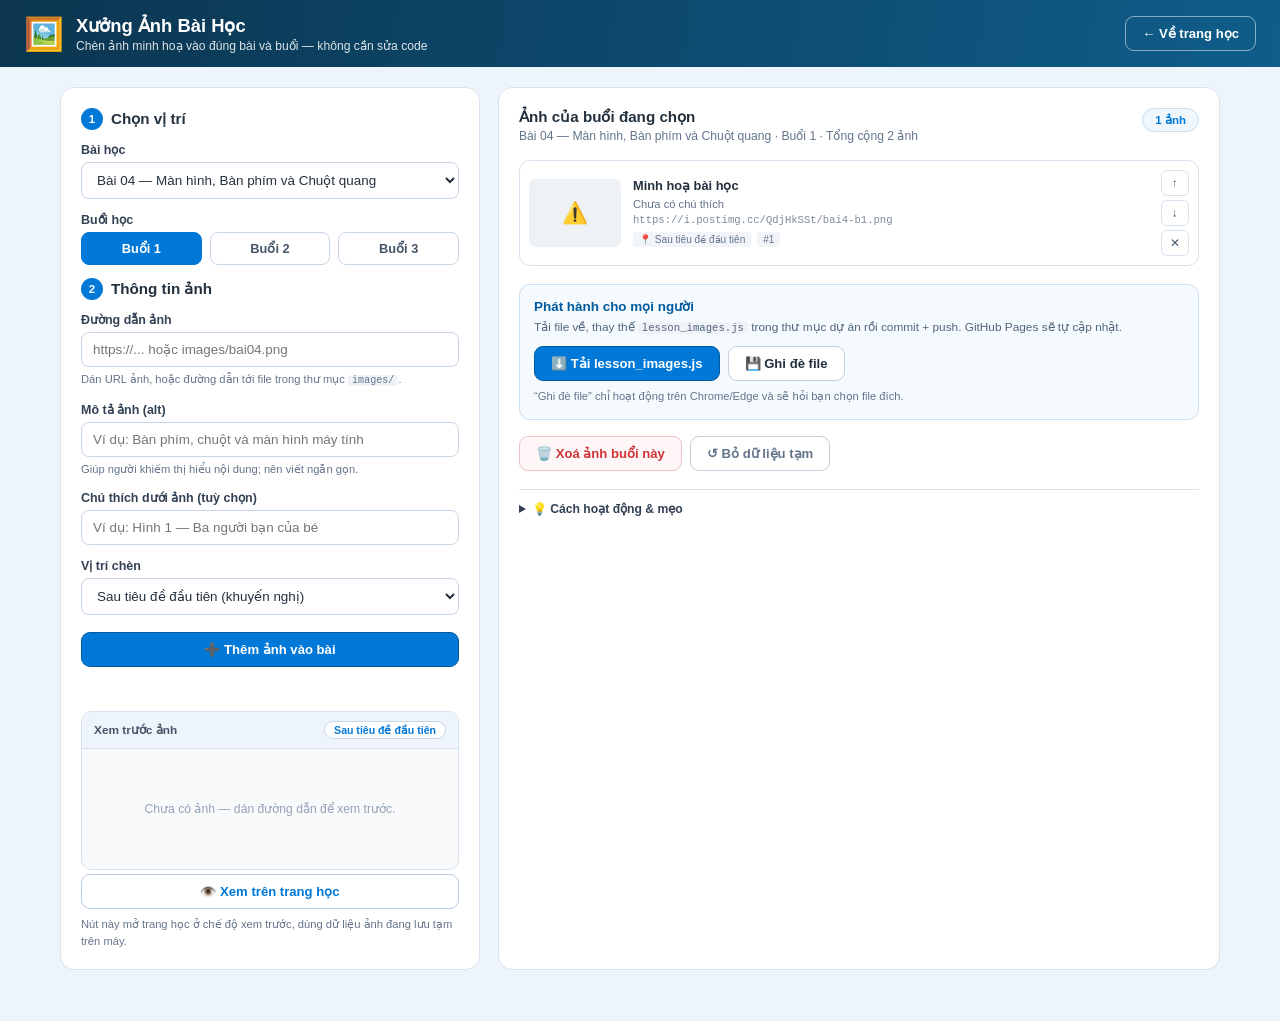
<file: image-studio.html>
<!DOCTYPE html>
<html lang="vi">
<head>
<meta charset="UTF-8">
<meta name="viewport" content="width=device-width, initial-scale=1.0">
<title>Xưởng Ảnh Bài Học — Học Vi Tính</title>
<link rel="stylesheet" href="image-studio.css">
</head>
<body>
<header class="studio-head">
    <div class="brand">
        <span class="brand-ico">🖼️</span>
        <div>
            <h1>Xưởng Ảnh Bài Học</h1>
            <p>Chèn ảnh minh hoạ vào đúng bài và buổi — không cần sửa code</p>
        </div>
    </div>
    <a class="btn ghost" href="index.html">← Về trang học</a>
</header>

<main class="studio-main">
    <section class="panel form-panel">
        <h2><span class="step-no">1</span> Chọn vị trí</h2>

        <label class="field">
            <span>Bài học</span>
            <select id="lesson-select" aria-label="Chọn bài học"></select>
        </label>

        <div class="field">
            <span>Buổi học</span>
            <div class="session-btns" id="session-btns">
                <button type="button" data-session="1" class="active">Buổi 1</button>
                <button type="button" data-session="2">Buổi 2</button>
                <button type="button" data-session="3">Buổi 3</button>
            </div>
        </div>

        <h2><span class="step-no">2</span> Thông tin ảnh</h2>

        <label class="field">
            <span>Đường dẫn ảnh</span>
            <input id="src-input" type="text" placeholder="https://... hoặc images/bai04.png" autocomplete="off">
            <small>Dán URL ảnh, hoặc đường dẫn tới file trong thư mục <code>images/</code>.</small>
        </label>

        <label class="field">
            <span>Mô tả ảnh (alt)</span>
            <input id="alt-input" type="text" placeholder="Ví dụ: Bàn phím, chuột và màn hình máy tính" autocomplete="off">
            <small>Giúp người khiếm thị hiểu nội dung; nên viết ngắn gọn.</small>
        </label>

        <label class="field">
            <span>Chú thích dưới ảnh (tuỳ chọn)</span>
            <input id="caption-input" type="text" placeholder="Ví dụ: Hình 1 — Ba người bạn của bé" autocomplete="off">
        </label>

        <label class="field">
            <span>Vị trí chèn</span>
            <select id="pos-select">
                <option value="mid">Sau tiêu đề đầu tiên (khuyến nghị)</option>
                <option value="top">Đầu buổi học</option>
                <option value="end">Cuối buổi học</option>
            </select>
        </label>

        <button type="button" id="add-btn" class="btn primary block">➕ Thêm ảnh vào bài</button>
        <p id="status" class="status" role="status" aria-live="polite"></p>

        <div class="preview-box">
            <div class="preview-head"><span>Xem trước ảnh</span><span id="preview-pos" class="pill">Sau tiêu đề</span></div>
            <div id="preview-body" class="preview-body">
                <div class="preview-empty">Chưa có ảnh — dán đường dẫn để xem trước.</div>
            </div>
        </div>

        <button type="button" id="open-lesson" class="btn ghost block">👁️ Xem trên trang học</button>
        <small class="note">Nút này mở trang học ở chế độ xem trước, dùng dữ liệu ảnh đang lưu tạm trên máy.</small>
    </section>

    <section class="panel list-panel">
        <div class="list-head">
            <div>
                <h2>Ảnh của buổi đang chọn</h2>
                <p id="list-sub" class="list-sub"></p>
            </div>
            <span id="count-badge" class="count-badge">0 ảnh</span>
        </div>

        <div id="image-list" class="image-list"></div>

        <div class="publish">
            <h3>Phát hành cho mọi người</h3>
            <p>Tải file về, thay thế <code>lesson_images.js</code> trong thư mục dự án rồi commit + push. GitHub Pages sẽ tự cập nhật.</p>
            <div class="publish-actions">
                <button type="button" id="download-btn" class="btn primary">⬇️ Tải lesson_images.js</button>
                <button type="button" id="overwrite-btn" class="btn">💾 Ghi đè file</button>
            </div>
            <small class="note">“Ghi đè file” chỉ hoạt động trên Chrome/Edge và sẽ hỏi bạn chọn file đích.</small>
        </div>

        <div class="danger-row">
            <button type="button" id="clear-session" class="btn danger">🗑️ Xoá ảnh buổi này</button>
            <button type="button" id="reset-local" class="btn subtle">↺ Bỏ dữ liệu tạm</button>
        </div>

        <details class="help">
            <summary>💡 Cách hoạt động &amp; mẹo</summary>
            <ul>
                <li>Ảnh được lưu thành danh sách theo <b>bài → buổi</b>, không sửa nội dung lý thuyết gốc.</li>
                <li>“Dữ liệu tạm” chỉ thấy trên trình duyệt này; muốn mọi người thấy phải tải file và thay vào dự án.</li>
                <li>Ảnh nên nén dưới ~300 KB, dùng PNG/JPG/WebP. Tên file không dấu, không khoảng trắng.</li>
                <li>Vị trí “Sau tiêu đề đầu tiên” chèn ngay dưới thẻ <code>&lt;h4&gt;</code> đầu tiên của buổi.</li>
                <li>Nếu ảnh không hiện: kiểm tra URL mở được trực tiếp trong tab mới.</li>
            </ul>
        </details>
    </section>
</main>

<script src="lessons_data.js"></script>
<script src="lessons_extra.js"></script>
<script src="lesson_images.js"></script>
<script src="image-studio.js"></script>
</body>
</html>
</file>
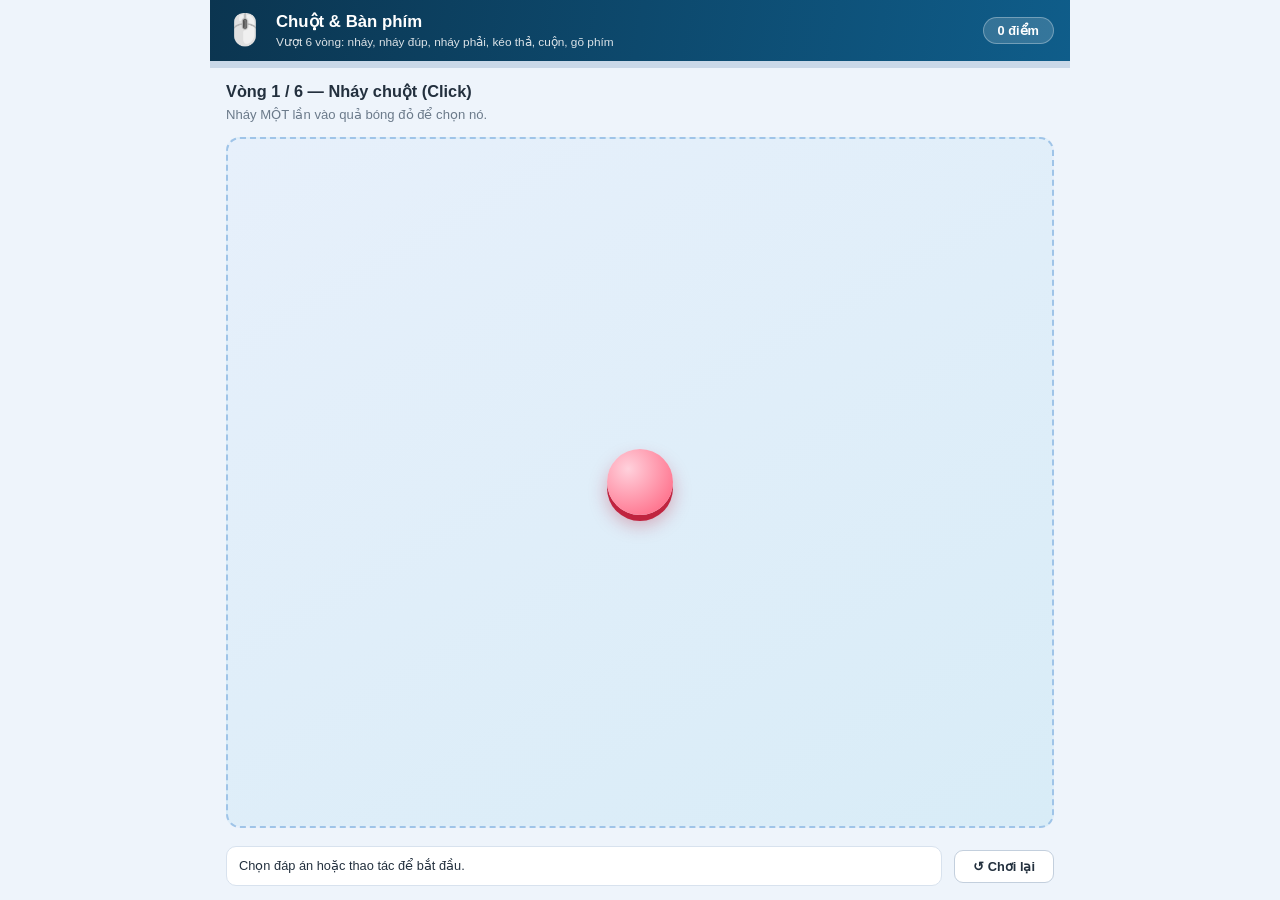
<file: minigame.html>
<!DOCTYPE html>
<html lang="vi">
<head>
<meta charset="UTF-8">
<meta name="viewport" content="width=device-width, initial-scale=1.0">
<title>Mini Game — Học vi tính</title>
<link rel="stylesheet" href="minigame.css">
</head>
<body>
<div id="shell">
    <header class="mg-head">
        <div id="game-icon" class="mg-icon">🎮</div>
        <div class="mg-head-text">
            <h1 id="game-title">Mini Game</h1>
            <p id="game-sub">Đang tải trò chơi...</p>
        </div>
        <div id="game-score" class="mg-score">0 điểm</div>
    </header>
    <div class="mg-progress"><div id="mg-bar"></div></div>
    <main id="stage" class="mg-stage"></main>
    <footer class="mg-foot">
        <div id="feedback" class="mg-feedback" role="status" aria-live="polite">Chọn đáp án hoặc thao tác để bắt đầu.</div>
        <button id="reset-btn" class="mg-btn">↺ Chơi lại</button>
    </footer>
</div>
<div id="finish" class="finish hidden">
    <div class="finish-card">
        <div id="finish-stars" class="finish-stars">⭐⭐⭐</div>
        <h2 id="finish-title">Hoàn thành!</h2>
        <p id="finish-text"></p>
        <div id="finish-score" class="finish-score">0 điểm</div>
        <button id="finish-again" class="mg-btn primary">↺ Chơi lại</button>
    </div>
</div>
<script src="minigame.js"></script>
</body>
</html>
</file>
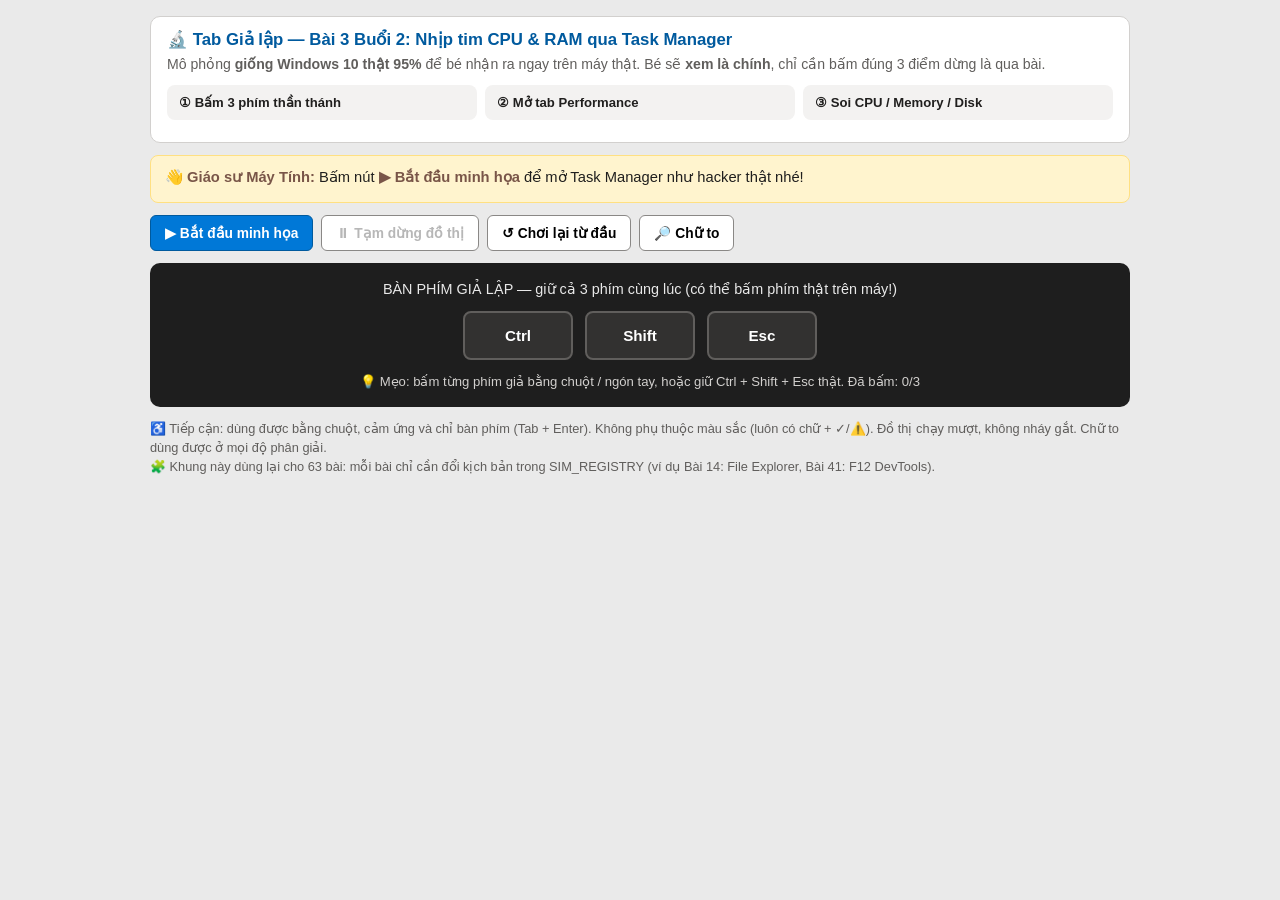
<file: sim-taskmanager.html>
<!DOCTYPE html>
<html lang="vi">
<head>
<meta charset="UTF-8">
<meta name="viewport" content="width=device-width, initial-scale=1.0">
<title>Giả lập Task Manager Win10 — Bài 3 Buổi 2</title>
<style>
  *{box-sizing:border-box;margin:0;padding:0;font-family:"Segoe UI",Roboto,sans-serif}
  :root{--win-blue:#0078D7;--win-dark:#005A9E;--ok:#107C41;--warn:#B45309;--bg:#EAEAEA;--card:#fff;--muted:#605E5C}
  body{background:var(--bg);color:#201F1E;min-height:100vh;display:flex;flex-direction:column;align-items:center;padding:16px}
  .wrap{width:100%;max-width:980px}
  .topbar{background:#fff;border:1px solid #D2D0CE;border-radius:10px;padding:12px 16px;margin-bottom:12px}
  .topbar h1{font-size:1.05rem;color:var(--win-dark)}
  .topbar p{font-size:.88rem;color:var(--muted);margin-top:4px;line-height:1.5}
  .steps{display:flex;gap:8px;margin:10px 0;flex-wrap:wrap}
  .step-pill{flex:1;min-width:140px;background:#F3F2F1;border:2px solid transparent;border-radius:8px;padding:8px 10px;font-size:.82rem;font-weight:600}
  .step-pill.active{border-color:var(--win-blue);background:#EFF6FC}
  .step-pill.done{border-color:var(--ok);background:#DFF6DD}
  #sim-hint{background:#FFF4CE;border:1px solid #FFE082;border-radius:8px;padding:10px 14px;font-size:.92rem;min-height:48px;line-height:1.5}
  #sim-hint strong{color:#795548}
  /* virtual keyboard */
  .kbd-stage{background:#1E1E1E;color:#fff;border-radius:10px;padding:18px;margin:12px 0;text-align:center}
  .kbd-row{display:flex;gap:12px;justify-content:center;margin:14px 0;flex-wrap:wrap}
  .vkey{min-width:110px;padding:14px 16px;border-radius:8px;border:2px solid #605E5C;background:#323130;color:#fff;font-weight:700;font-size:.95rem;cursor:pointer}
  .vkey:focus-visible,.tablink:focus-visible,.perf-item:focus-visible,.ctl-btn:focus-visible{outline:3px solid #FFB900;outline-offset:2px}
  .vkey.pressed{background:var(--ok);border-color:#fff;transform:translateY(2px)}
  .vkey.hint-glow{animation:glow 1.2s infinite}
  @keyframes glow{0%,100%{box-shadow:0 0 0 0 rgba(255,185,0,.7)}50%{box-shadow:0 0 0 8px rgba(255,185,0,0)}}
  /* Task Manager window */
  #tm-window{background:#fff;border:1px solid #8A8886;border-radius:8px;overflow:hidden;box-shadow:0 8px 30px rgba(0,0,0,.25);margin:12px 0;display:none}
  #tm-window.show{display:block}
  .tm-titlebar{background:#F3F2F1;display:flex;justify-content:space-between;align-items:center;padding:8px 12px;font-size:.85rem;font-weight:600;border-bottom:1px solid #E1DFDD}
  .tm-tabs{display:flex;gap:2px;padding:8px 10px 0 10px;border-bottom:1px solid #E1DFDD;flex-wrap:wrap}
  .tablink{border:none;background:transparent;padding:8px 14px;font-size:.86rem;font-weight:600;color:var(--muted);cursor:pointer;border-bottom:3px solid transparent}
  .tablink.active{color:#201F1E;border-bottom-color:var(--win-blue)}
  .tablink.need-attention{background:#FFF4CE;border-radius:6px 6px 0 0;animation:glow 1.2s infinite}
  .tm-body{display:flex;min-height:380px}
  .perf-list{width:230px;border-right:1px solid #EDEBE9;background:#FAF9F8;padding:8px}
  .perf-item{width:100%;text-align:left;border:none;background:transparent;padding:10px;border-radius:6px;cursor:pointer;margin-bottom:4px}
  .perf-item:hover{background:#F3F2F1}
  .perf-item.selected{background:#EFF6FC;outline:2px solid var(--win-blue)}
  .perf-item .t{font-weight:700;font-size:.88rem}
  .perf-item .s{font-size:.76rem;color:var(--muted)}
  .perf-detail{flex:1;padding:14px}
  .perf-detail h2{font-size:1rem;margin-bottom:2px}
  .perf-detail .sub{font-size:.8rem;color:var(--muted);margin-bottom:8px}
  #graph{width:100%;height:180px;border:1px solid #C8C6C4;border-radius:6px;background:#fff}
  .spec-grid{display:grid;grid-template-columns:1fr 1fr;gap:6px;margin-top:10px;font-size:.82rem}
  .spec-grid div{background:#F8F9FA;border:1px solid #EDEBE9;border-radius:6px;padding:6px 8px}
  .prof-box{background:#EFF6FC;border-left:4px solid var(--win-blue);border-radius:0 8px 8px 0;padding:10px 12px;margin-top:10px;font-size:.88rem;line-height:1.55}
  .controls{display:flex;gap:8px;flex-wrap:wrap;margin:12px 0}
  .ctl-btn{border:1px solid #8A8886;background:#fff;border-radius:6px;padding:9px 14px;font-weight:700;font-size:.86rem;cursor:pointer}
  .ctl-btn.primary{background:var(--win-blue);color:#fff;border-color:var(--win-dark)}
  .ctl-btn.primary:hover{background:var(--win-dark)}
  .badge-ok{display:inline-block;background:#DFF6DD;border:1px solid var(--ok);color:#0b5a2f;border-radius:20px;padding:2px 10px;font-size:.78rem;font-weight:800;margin-left:6px}
  .shake{animation:shake .25s}
  @keyframes shake{0%,100%{transform:translateX(0)}25%{transform:translateX(-5px)}75%{transform:translateX(5px)}}
  .footer-note{font-size:.8rem;color:var(--muted);line-height:1.5;margin-top:8px}
  @media(max-width:700px){.tm-body{flex-direction:column}.perf-list{width:100%;display:flex;gap:6px}.perf-item{flex:1}.spec-grid{grid-template-columns:1fr}}
</style>
</head>
<body>
<div class="wrap" role="main" aria-label="Giả lập Task Manager Windows 10">
  <div class="topbar">
    <h1>🔬 Tab Giả lập — Bài 3 Buổi 2: Nhịp tim CPU &amp; RAM qua Task Manager</h1>
    <p>Mô phỏng <strong>giống Windows 10 thật 95%</strong> để bé nhận ra ngay trên máy thật. Bé sẽ <strong>xem là chính</strong>, chỉ cần bấm đúng 3 điểm dừng là qua bài.</p>
    <div class="steps" aria-hidden="false">
      <div class="step-pill" id="pill1">① Bấm 3 phím thần thánh</div>
      <div class="step-pill" id="pill2">② Mở tab Performance</div>
      <div class="step-pill" id="pill3">③ Soi CPU / Memory / Disk</div>
    </div>
  </div>

  <div id="sim-hint" role="status" aria-live="polite">👋 <strong>Giáo sư Máy Tính:</strong> Bấm nút <strong>▶ Bắt đầu minh họa</strong> để mở Task Manager như hacker thật nhé!</div>

  <div class="controls">
    <button class="ctl-btn primary" id="btn-start">▶ Bắt đầu minh họa</button>
    <button class="ctl-btn" id="btn-pause" disabled>⏸ Tạm dừng đồ thị</button>
    <button class="ctl-btn" id="btn-replay">↺ Chơi lại từ đầu</button>
    <button class="ctl-btn" id="btn-bigtext" aria-pressed="false">🔎 Chữ to</button>
  </div>

  <!-- STAGE 1: virtual keyboard -->
  <div class="kbd-stage" id="kbd-stage">
    <div style="font-size:.9rem;opacity:.9">BÀN PHÍM GIẢ LẬP — giữ cả 3 phím cùng lúc (có thể bấm phím thật trên máy!)</div>
    <div class="kbd-row">
      <button class="vkey" data-key="Control" aria-label="Phím Control">Ctrl</button>
      <button class="vkey" data-key="Shift" aria-label="Phím Shift">Shift</button>
      <button class="vkey" data-key="Escape" aria-label="Phím Escape">Esc</button>
    </div>
    <div style="font-size:.82rem;color:#D2D0CE">💡 Mẹo: bấm từng phím giả bằng chuột / ngón tay, hoặc giữ <code>Ctrl + Shift + Esc</code> thật. Đã bấm: <span id="keys-count">0/3</span></div>
  </div>

  <!-- STAGE 2+3: Task Manager -->
  <div id="tm-window" aria-label="Cửa sổ Task Manager giả lập">
    <div class="tm-titlebar"><span>🖥️ Task Manager</span><span aria-hidden="true">— ▢ ✕</span></div>
    <div class="tm-tabs" role="tablist" aria-label="Các thẻ Task Manager">
      <button class="tablink" data-tab="Processes" role="tab">Processes</button>
      <button class="tablink" id="tab-performance" data-tab="Performance" role="tab">Performance</button>
      <button class="tablink" data-tab="App history" role="tab">App history</button>
      <button class="tablink" data-tab="Startup" role="tab">Start-up</button>
      <button class="tablink" data-tab="Users" role="tab">Users</button>
      <button class="tablink" data-tab="Details" role="tab">Details</button>
      <button class="tablink" data-tab="Services" role="tab">Services</button>
    </div>
    <div class="tm-body">
      <div class="perf-list" role="listbox" aria-label="Danh sách phần cứng">
        <button class="perf-item selected" data-perf="cpu" role="option" aria-selected="true">
          <div class="t">⚡ CPU <span class="badge-ok" id="ok-cpu" style="display:none">✓ đã soi</span></div>
          <div class="s" id="left-cpu-sub">25% 2.90 GHz</div>
        </button>
        <button class="perf-item" data-perf="memory" role="option" aria-selected="false">
          <div class="t">🧠 Memory <span class="badge-ok" id="ok-mem" style="display:none">✓ đã soi</span></div>
          <div class="s" id="left-mem-sub">3.2/7.9 GB (41%)</div>
        </button>
        <button class="perf-item" data-perf="disk" role="option" aria-selected="false">
          <div class="t">💾 Disk 0 (SSD) <span class="badge-ok" id="ok-disk" style="display:none">✓ đã soi</span></div>
          <div class="s" id="left-disk-sub">2% 15 MB/s</div>
        </button>
      </div>
      <div class="perf-detail">
        <h2 id="detail-title">CPU — Sóng não của Giáo sư</h2>
        <div class="sub" id="detail-sub">Intel Core i5-10400 @ 2.90GHz • Đồ thị 60 giây gần nhất</div>
        <canvas id="graph" width="640" height="180" aria-label="Đồ thị sử dụng phần cứng theo thời gian"></canvas>
        <div class="spec-grid" id="spec-grid"></div>
        <div class="prof-box" id="prof-box">🧑‍🏫 <strong>Giáo sư:</strong> Đường xanh nhấp nhô là nhịp tim CPU. Vọt lên 100% nghĩa là thầy đang gánh bài quá nặng!</div>
      </div>
    </div>
  </div>

  <div class="footer-note">
    ♿ Tiếp cận: dùng được bằng chuột, cảm ứng và chỉ bàn phím (Tab + Enter). Không phụ thuộc màu sắc (luôn có chữ + ✓/⚠️). Đồ thị chạy mượt, không nháy gắt. Chữ to dùng được ở mọi độ phân giải.<br>
    🧩 Khung này dùng lại cho 63 bài: mỗi bài chỉ cần đổi kịch bản trong <code>SIM_REGISTRY</code> (ví dụ Bài 14: File Explorer, Bài 41: F12 DevTools).
  </div>
</div>

<script>
(function(){
  const hint = document.getElementById('sim-hint');
  const pills = [document.getElementById('pill1'),document.getElementById('pill2'),document.getElementById('pill3')];
  const kbdStage = document.getElementById('kbd-stage');
  const tmWin = document.getElementById('tm-window');
  const btnStart = document.getElementById('btn-start');
  const btnPause = document.getElementById('btn-pause');
  const btnReplay = document.getElementById('btn-replay');
  const btnBig = document.getElementById('btn-bigtext');
  const keysCount = document.getElementById('keys-count');
  const vkeys = Array.from(document.querySelectorAll('.vkey'));
  let step = 0, paused = false, currentPerf = 'cpu';
  let pressed = new Set(), visited = new Set(['cpu']);

  const PROF = {
    cpu:'🧑‍🏫 <strong>Giáo sư (CPU):</strong> Đường xanh nhấp nhô là nhịp tim của thầy. Lúc yên 12–35%, lúc mở game có thể vọt 100%!',
    memory:'🪑 <strong>Bàn học (RAM):</strong> Máy đang bày 3.2 trên 7.9 GB sách ra bàn (41%). Tắt máy là bàn bị dọn sạch!',
    disk:'🗄️ <strong>Tủ kho (SSD):</strong> Tốc độ đọc/ghi của tủ sách. Dù cúp điện, sách trong tủ vẫn còn nguyên!'
  };
  const SPECS = {
    cpu:[['Utilization','<b id="v-cpu">25%</b>'],['Speed','2.90 GHz'],['Processes','132'],['Up time','00:42:15']],
    memory:[['In use','<b>3.2 GB</b>'],['Available','4.7 GB'],['Total','7.9 GB'],['Usage','<b>41%</b>']],
    disk:[['Active time','<b id="v-disk">2%</b>'],['Read speed','12 MB/s'],['Write speed','3 MB/s'],['Capacity','256 GB SSD']]
  };
  const TITLES = {cpu:'CPU — Sóng não của Giáo sư',memory:'Memory — Mặt bàn học RAM',disk:'Disk 0 (SSD) — Tủ sách vĩnh viễn'};

  function setPill(i,state){pills[i].classList.remove('active','done');if(state)pills[i].classList.add(state);}
  function say(html){hint.innerHTML=html;}
  function renderSpecs(){
    document.getElementById('spec-grid').innerHTML = SPECS[currentPerf].map(s=>'<div><div style="color:#605E5C">'+s[0]+'</div><div>'+s[1]+'</div></div>').join('');
    document.getElementById('detail-title').textContent = TITLES[currentPerf];
    document.getElementById('prof-box').innerHTML = PROF[currentPerf];
    document.querySelectorAll('.perf-item').forEach(b=>{
      const on = b.dataset.perf===currentPerf;
      b.classList.toggle('selected',on);b.setAttribute('aria-selected',on);
    });
  }

  // --- Step 1: keys ---
  function updateKeys(){
    keysCount.textContent = pressed.size+'/3';
    vkeys.forEach(k=>k.classList.toggle('pressed',pressed.has(k.dataset.key)));
    if(pressed.size===3 && step===1){
      setPill(0,'done');
      say('✅ <strong>Tuyệt vời!</strong> Bé đã giữ đủ 3 phím <strong>Ctrl + Shift + Esc</strong>. Task Manager đang bật lên...');
      setTimeout(openTM,700);
    }
  }
  vkeys.forEach(k=>k.addEventListener('click',()=>{if(step!==1)return;pressed.add(k.dataset.key);updateKeys();}));
  document.addEventListener('keydown',e=>{
    if(step!==1)return;
    let k=null;
    if(e.key==='Control')k='Control';else if(e.key==='Shift')k='Shift';else if(e.key==='Escape')k='Escape';
    if(k){pressed.add(k);updateKeys();}
  });

  btnStart.addEventListener('click',()=>{
    step=1;pressed.clear();updateKeys();
    setPill(0,'active');setPill(1,'');setPill(2,'');
    vkeys.forEach(k=>k.classList.add('hint-glow'));
    say('⌨️ <strong>Điểm dừng 1/3:</strong> Hãy bấm lần lượt 3 phím sáng đèn <strong>Ctrl → Shift → Esc</strong> (bấm phím giả hoặc phím thật đều được).');
    btnStart.disabled=true;btnPause.disabled=true;
    kbdStage.scrollIntoView({behavior:'smooth',block:'center'});
  });
  btnReplay.addEventListener('click',()=>{
    step=0;pressed.clear();visited=new Set(['cpu']);currentPerf='cpu';paused=false;
    document.getElementById('ok-mem').style.display='none';
    document.getElementById('ok-disk').style.display='none';
    document.getElementById('ok-cpu').style.display='none';
    tmWin.classList.remove('show');btnStart.disabled=false;btnPause.disabled=true;btnPause.textContent='⏸ Tạm dừng đồ thị';
    pills.forEach(p=>p.classList.remove('active','done'));
    vkeys.forEach(k=>{k.classList.remove('pressed','hint-glow');});
    keysCount.textContent='0/3';renderSpecs();
    say('👋 <strong>Giáo sư Máy Tính:</strong> Bấm nút <strong>▶ Bắt đầu minh họa</strong> để mở Task Manager như hacker thật nhé!');
  });
  btnPause.addEventListener('click',()=>{
    paused=!paused;btnPause.textContent=paused?'▶ Tiếp tục đồ thị':'⏸ Tạm dừng đồ thị';
    say(paused?'⏸ Đồ thị đã dừng — bé quan sát đỉnh sóng nhé! Bấm Tiếp tục để chạy tiếp.':'▶ Đồ thị đang chạy lại — nhịp tim máy tính đập liên tục!');
  });
  btnBig.addEventListener('click',()=>{
    const on = btnBig.getAttribute('aria-pressed')==='true';
    btnBig.setAttribute('aria-pressed',String(!on));
    document.body.style.fontSize = on?'':'18px';
  });

  // --- Step 2: tabs ---
  function openTM(){
    tmWin.classList.add('show');btnPause.disabled=false;
    vkeys.forEach(k=>k.classList.remove('hint-glow'));
    step=2;setPill(1,'active');
    document.getElementById('tab-performance').classList.add('need-attention');
    say('🪟 <strong>Điểm dừng 2/3:</strong> Task Manager đã mở! Hãy bấm vào thẻ <strong>Performance</strong> nhấp nháy ở trên cùng để xem nhịp tim máy.');
    tmWin.scrollIntoView({behavior:'smooth',block:'center'});
  }
  document.querySelectorAll('.tablink').forEach(t=>t.addEventListener('click',()=>{
    if(step!==2)return;
    if(t.dataset.tab==='Performance'){
      t.classList.add('active');t.classList.remove('need-attention');step=3;setPill(1,'done');setPill(2,'active');
      say('📈 <strong>Đúng rồi!</strong> Đây là phòng theo dõi nhịp tim. <strong>Điểm dừng 3/3:</strong> bấm lần lượt <strong>Memory</strong> rồi <strong>Disk 0</strong> ở cột trái để soi hết nhé! (CPU đã soi ✓)');
      document.getElementById('ok-cpu').style.display='inline-block';
    }else{
      tmWin.classList.remove('shake');void tmWin.offsetWidth;tmWin.classList.add('shake');
      say('⚠️ <strong>Chưa đúng chỗ!</strong> Thẻ <em>'+t.dataset.tab+'</em> không có đồ thị nhịp tim. Hãy tìm chữ <strong>Performance</strong> sáng đèn ở trên cùng nhé!');
    }
  }));

  // --- Step 3: perf items ---
  document.querySelectorAll('.perf-item').forEach(b=>b.addEventListener('click',()=>{
    if(step<3)return;
    currentPerf=b.dataset.perf;visited.add(currentPerf);renderSpecs();
    if(currentPerf==='memory')document.getElementById('ok-mem').style.display='inline-block';
    if(currentPerf==='disk')document.getElementById('ok-disk').style.display='inline-block';
    if(visited.has('memory')&&visited.has('disk')&&step===3){
      step=4;setPill(2,'done');
      say('🎉 <strong>Bé đã soi xong nhịp tim máy tính!</strong> Giờ bé tự do ngắm đồ thị chạy. Nhớ: RAM đầy + CPU 100% là máy sẽ lag — hãy đóng bớt tab nhé! Hãy qua làm Tasks thật trên máy!');
    }
  }));

  // --- Live graphs ---
  const cv=document.getElementById('graph'),ctx=cv.getContext('2d');
  const N=60;let cpuH=Array(N).fill(25),memH=Array(N).fill(41),diskH=Array(N).fill(4);
  function push(arr,v){arr.push(v);arr.shift();}
  setInterval(()=>{
    if(paused||!tmWin.classList.contains('show'))return;
    const cpu = Math.max(8,Math.min(96,cpuH[cpuH.length-1]+(Math.random()*14-7)+(Math.random()<0.06?35:0)));
    const mem = Math.max(35,Math.min(55,memH[memH.length-1]+(Math.random()*2-1)));
    const disk = Math.max(1,Math.min(60,diskH[diskH.length-1]+(Math.random()*8-4)+(Math.random()<0.08?20:0)));
    push(cpuH,cpu);push(memH,mem);push(diskH,disk);
    document.getElementById('left-cpu-sub').textContent=Math.round(cpu)+'% 2.90 GHz';
    const v=document.getElementById('v-cpu');if(v)v.textContent=Math.round(cpu)+'%';
    document.getElementById('left-mem-sub').textContent=(mem*7.9/100).toFixed(1)+'/7.9 GB ('+Math.round(mem)+'%)';
    document.getElementById('left-disk-sub').textContent=Math.round(disk)+'% '+(10+disk/3).toFixed(0)+' MB/s';
    const vd=document.getElementById('v-disk');if(vd)vd.textContent=Math.round(disk)+'%';
    draw();
  },600);
  function draw(){
    const data = currentPerf==='cpu'?cpuH:currentPerf==='memory'?memH:diskH;
    const W=cv.width,H=cv.height;ctx.clearRect(0,0,W,H);
    ctx.strokeStyle='#EDEBE9';ctx.lineWidth=1;
    for(let i=1;i<4;i++){ctx.beginPath();ctx.moveTo(0,H*i/4);ctx.lineTo(W,H*i/4);ctx.stroke();}
    for(let i=1;i<6;i++){ctx.beginPath();ctx.moveTo(W*i/6,0);ctx.lineTo(W*i/6,H);ctx.stroke();}
    ctx.beginPath();
    data.forEach((v,i)=>{const x=i/(N-1)*W,y=H-(v/100)* (H-14)-4;i?ctx.lineTo(x,y):ctx.moveTo(x,y);});
    ctx.strokeStyle='#0078D7';ctx.lineWidth=2;ctx.stroke();
    ctx.lineTo(W,H);ctx.lineTo(0,H);ctx.closePath();
    ctx.fillStyle='rgba(0,120,215,.12)';ctx.fill();
  }
  renderSpecs();draw();
})();
</script>
</body>
</html>
</file>
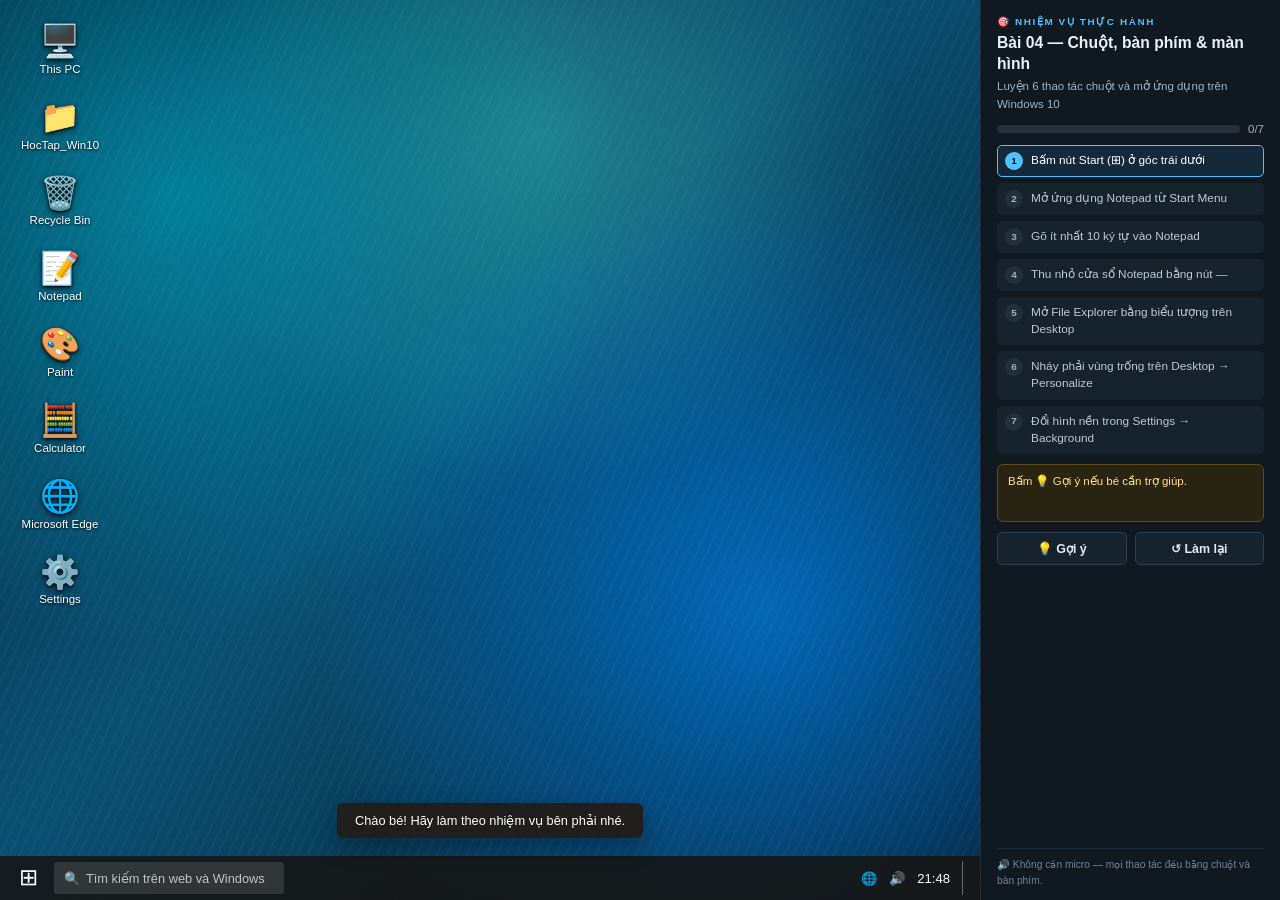
<file: sim-win10.html>
<!DOCTYPE html>
<html lang="vi">
<head>
<meta charset="UTF-8">
<meta name="viewport" content="width=device-width, initial-scale=1.0">
<title>Giả lập Windows 10 — Học vi tính</title>
<link rel="stylesheet" href="sim-win10.css">
</head>
<body>
<div id="app">
    <div id="desktop">
        <div id="desktop-area">
            <div id="desktop-icons" aria-label="Biểu tượng Desktop"></div>
            <div id="windows-layer"></div>

            <!-- START MENU -->
            <div id="start-menu" class="start-menu hidden" role="dialog" aria-label="Start Menu">
                <div class="start-search-row">
                    <span class="start-search-icon">🔍</span>
                    <input id="start-search" type="text" placeholder="Nhập để tìm ứng dụng..." autocomplete="off">
                </div>
                <div class="start-label">Ứng dụng</div>
                <div id="start-apps" class="start-apps"></div>
                <div class="start-footer">
                    <button id="start-user" class="start-user" title="Tài khoản">
                        <span class="avatar">🧑‍💻</span><span>Coder Nhi</span>
                    </button>
                    <div class="start-footer-actions">
                        <button id="start-lock" class="start-icon-btn" title="Khóa máy (Lock)">🔒</button>
                        <button id="start-power" class="start-icon-btn" title="Nguồn (Power)">⏻</button>
                    </div>
                </div>
            </div>

            <!-- POWER MENU -->
            <div id="power-menu" class="power-menu hidden" role="menu">
                <button data-power="sleep">🌙 Sleep</button>
                <button data-power="restart">🔄 Restart</button>
                <button data-power="shutdown">⏻ Shut down</button>
            </div>

            <!-- CONTEXT MENU -->
            <div id="ctx-menu" class="ctx-menu hidden" role="menu"></div>

            <!-- TOAST -->
            <div id="toast" class="toast hidden" role="status" aria-live="polite"></div>

            <!-- LOCK / LOGIN -->
            <div id="lock-screen" class="lock-screen hidden">
                <div class="lock-time" id="lock-time">09:41</div>
                <div class="lock-date" id="lock-date">Thứ Hai, 15/01/2025</div>
                <div class="login-card">
                    <div class="login-avatar">🧑‍💻</div>
                    <div class="login-name">Coder Nhi</div>
                    <div class="login-hint">Nhập PIN mẫu: <strong>1234</strong></div>
                    <div class="pin-row">
                        <input id="pin-input" type="password" inputmode="numeric" maxlength="4" placeholder="PIN">
                        <button id="pin-go">→</button>
                    </div>
                    <div id="pin-err" class="pin-err"></div>
                </div>
            </div>

            <!-- POWER ANIMATION -->
            <div id="power-screen" class="power-screen hidden">
                <div id="power-screen-inner"></div>
            </div>

            <!-- MISSION COMPLETE -->
            <div id="celebrate" class="celebrate hidden">
                <div class="celebrate-card">
                    <div class="celebrate-emoji">🏆</div>
                    <h2>HOÀN THÀNH XUẤT SẮC!</h2>
                    <p id="celebrate-text">Bé đã hoàn thành mọi bước của kịch bản.</p>
                    <div id="confetti"></div>
                    <div class="celebrate-actions">
                        <button id="celebrate-close" class="sim-btn primary">Tiếp tục khám phá</button>
                        <button id="celebrate-reset" class="sim-btn">↺ Làm lại</button>
                    </div>
                </div>
            </div>

            <!-- TASKBAR -->
            <div id="taskbar" class="taskbar">
                <button id="taskbar-start" class="taskbar-start" title="Start">⊞</button>
                <div class="taskbar-search" id="taskbar-search">
                    <span>🔍</span><input id="taskbar-search-input" type="text" placeholder="Tìm kiếm trên web và Windows" autocomplete="off">
                </div>
                <div id="taskbar-apps" class="taskbar-apps"></div>
                <div class="taskbar-tray">
                    <span title="Mạng">🌐</span>
                    <span title="Âm lượng">🔊</span>
                    <span id="tray-clock">09:41</span>
                    <button id="show-desktop" class="show-desktop" title="Hiện Desktop"></button>
                </div>
            </div>
        </div>
    </div>

    <!-- MISSION PANEL -->
    <aside id="mission-panel" class="mission-panel">
        <div class="mission-head">
            <div class="mission-kicker">🎯 NHIỆM VỤ THỰC HÀNH</div>
            <h1 id="mission-title">Đang tải...</h1>
            <p id="mission-sub">Kịch bản giả lập Windows 10</p>
        </div>
        <div class="mission-progress-row">
            <div class="mission-progress"><div id="mission-bar"></div></div>
            <span id="mission-count">0/0</span>
        </div>
        <ol id="mission-steps" class="mission-steps"></ol>
        <div id="mission-hint" class="mission-hint">Bấm 💡 Gợi ý nếu bé cần trợ giúp.</div>
        <div class="mission-actions">
            <button id="btn-hint" class="sim-btn">💡 Gợi ý</button>
            <button id="btn-reset" class="sim-btn">↺ Làm lại</button>
        </div>
        <div class="mission-foot">
            <span>🔊 Không cần micro — mọi thao tác đều bằng chuột và bàn phím.</span>
        </div>
    </aside>
</div>

<script src="sim-core.js"></script>
<script src="sim-scenarios.js"></script>
<script src="sim-apps.js"></script>
</body>
</html>
</file>
<file: image-studio.css>
* { box-sizing: border-box; margin: 0; padding: 0; }
:root {
    --blue: #0078D7; --dark: #005A9E;
    --ink: #23303e; --muted: #64748b; --line: #d8e2ee;
    --bg: #eef4fb; --ok: #107C41; --bad: #D13438; --warn: #B45309;
}
body { font-family: "Segoe UI", Roboto, Arial, sans-serif; background: var(--bg); color: var(--ink); }

.studio-head {
    display: flex; align-items: center; justify-content: space-between; gap: 16px;
    padding: 14px 24px; color: #fff;
    background: linear-gradient(100deg, #0b3550, #0f5d8a);
}
.brand { display: flex; align-items: center; gap: 12px; }
.brand-ico { font-size: 2rem; }
.studio-head h1 { font-size: 1.15rem; line-height: 1.25; }
.studio-head p { font-size: .76rem; opacity: .86; margin-top: 2px; }

.studio-main {
    display: grid; grid-template-columns: 420px minmax(0, 1fr); gap: 18px;
    max-width: 1200px; margin: 20px auto; padding: 0 20px 32px;
}

.panel { background: #fff; border: 1px solid var(--line); border-radius: 14px; padding: 20px; }
.form-panel { align-self: start; position: sticky; top: 16px; }
.panel h2 { font-size: .95rem; margin-bottom: 12px; display: flex; align-items: center; gap: 8px; }
.step-no {
    width: 22px; height: 22px; border-radius: 50%; background: var(--blue); color: #fff;
    font-size: .72rem; display: inline-flex; align-items: center; justify-content: center; flex: 0 0 auto;
}

.field { display: block; margin-bottom: 13px; }
.field > span { display: block; font-size: .78rem; font-weight: 700; margin-bottom: 5px; color: #334155; }
.field input, .field select {
    width: 100%; padding: 9px 11px; border: 1px solid #c8d7e6; border-radius: 8px;
    font-size: .84rem; font-family: inherit; color: var(--ink); background: #fff; outline: none;
}
.field input:focus, .field select:focus { border-color: var(--blue); box-shadow: 0 0 0 3px rgba(0,120,215,.12); }
.field small { display: block; font-size: .7rem; color: var(--muted); margin-top: 4px; line-height: 1.45; }
.field code, .help code, .publish code { background: #eff3f8; border-radius: 3px; padding: 0 4px; font-size: .9em; }

.session-btns { display: flex; gap: 8px; }
.session-btns button {
    flex: 1; padding: 8px 6px; border: 1px solid #c8d7e6; background: #fff; border-radius: 8px;
    font-size: .8rem; font-weight: 600; cursor: pointer; color: #475569;
}
.session-btns button:hover { border-color: var(--blue); }
.session-btns button.active { background: var(--blue); border-color: var(--blue); color: #fff; }

.btn {
    display: inline-flex; align-items: center; justify-content: center; gap: 6px;
    border: 1px solid #c3cfdd; background: #fff; color: var(--ink);
    border-radius: 9px; padding: 9px 16px; font-size: .82rem; font-weight: 600;
    cursor: pointer; text-decoration: none; font-family: inherit;
}
.btn:hover { border-color: var(--blue); color: var(--blue); }
.btn.primary { background: var(--blue); border-color: var(--dark); color: #fff; }
.btn.primary:hover { background: var(--dark); color: #fff; }
.btn.ghost { background: transparent; border-color: rgba(255,255,255,.5); color: #fff; }
.btn.ghost:hover { background: rgba(255,255,255,.14); color: #fff; }
.studio-main .btn.ghost { color: var(--blue); border-color: #b9cde2; }
.studio-main .btn.ghost:hover { background: #eff6fc; }
.btn.block { width: 100%; margin-top: 4px; }
.btn.danger { color: var(--bad); border-color: #f0c2c4; background: #fff7f7; }
.btn.danger:hover { background: #fde7e9; color: var(--bad); }
.btn.subtle { color: var(--muted); }
.btn:disabled { opacity: .55; cursor: not-allowed; }

.status { font-size: .76rem; line-height: 1.5; min-height: 20px; margin: 8px 0 2px; color: var(--muted); }
.status.ok { color: var(--ok); font-weight: 600; }
.status.bad { color: var(--bad); font-weight: 600; }
.note { display: block; font-size: .7rem; color: var(--muted); line-height: 1.5; margin-top: 7px; }

.preview-box { margin-top: 16px; border: 1px solid var(--line); border-radius: 10px; overflow: hidden; background: #f8fafc; }
.preview-head { display: flex; align-items: center; justify-content: space-between; gap: 8px; padding: 9px 12px; font-size: .74rem; font-weight: 700; color: #475569; background: #eef4fb; border-bottom: 1px solid var(--line); }
.pill { background: #fff; border: 1px solid #c8d7e6; border-radius: 20px; padding: 2px 9px; font-size: .66rem; font-weight: 600; color: var(--blue); }
.preview-body { padding: 12px; min-height: 120px; display: flex; flex-direction: column; align-items: center; justify-content: center; gap: 8px; }
.preview-body img { max-width: 100%; max-height: 240px; border-radius: 8px; border: 1px solid var(--line); background: #fff; }
.preview-body figcaption { font-size: .72rem; color: var(--muted); font-style: italic; text-align: center; }
.preview-empty { font-size: .76rem; color: #94a3b8; text-align: center; line-height: 1.5; }
.preview-error { font-size: .74rem; color: var(--bad); text-align: center; }

.list-head { display: flex; align-items: flex-start; justify-content: space-between; gap: 12px; margin-bottom: 14px; }
.list-head h2 { margin-bottom: 2px; }
.list-sub { font-size: .76rem; color: var(--muted); line-height: 1.45; }
.count-badge { background: #eff6fc; border: 1px solid #c7e0f4; color: var(--blue); border-radius: 20px; padding: 4px 12px; font-size: .72rem; font-weight: 700; white-space: nowrap; }

.image-list { display: flex; flex-direction: column; gap: 10px; min-height: 90px; }
.empty-state { border: 2px dashed #c8d7e6; border-radius: 12px; padding: 26px 16px; text-align: center; color: #94a3b8; font-size: .8rem; line-height: 1.6; }
.empty-state b { color: #64748b; }

.img-card { display: grid; grid-template-columns: 92px minmax(0, 1fr) auto; gap: 12px; align-items: center; border: 1px solid var(--line); border-radius: 11px; padding: 9px; background: #fff; }
.img-card .thumb { width: 92px; height: 68px; border-radius: 7px; overflow: hidden; background: #eef2f7; display: flex; align-items: center; justify-content: center; }
.img-card .thumb img { width: 100%; height: 100%; object-fit: cover; display: block; }
.img-card .thumb .broken { font-size: 1.3rem; color: #94a3b8; }
.img-card .meta { min-width: 0; }
.img-card .meta h4 { font-size: .8rem; margin-bottom: 3px; overflow: hidden; text-overflow: ellipsis; white-space: nowrap; }
.img-card .meta p { font-size: .7rem; color: var(--muted); line-height: 1.45; overflow: hidden; text-overflow: ellipsis; white-space: nowrap; }
.img-card .meta .src { font-family: Consolas, monospace; font-size: .66rem; color: #7c8b9c; }
.img-card .meta .tags { display: flex; gap: 6px; flex-wrap: wrap; margin-top: 4px; }
.img-card .tag { font-size: .63rem; background: #f1f5f9; border-radius: 4px; padding: 2px 6px; color: #64748b; }
.img-card .card-actions { display: flex; flex-direction: column; gap: 4px; }
.icon-btn { width: 28px; height: 26px; border: 1px solid #d8e2ee; background: #fff; border-radius: 6px; cursor: pointer; font-size: .72rem; color: #475569; }
.icon-btn:hover { border-color: var(--blue); color: var(--blue); }
.icon-btn.del:hover { border-color: var(--bad); color: var(--bad); }

.publish { margin-top: 18px; padding: 14px; border: 1px solid #c7e0f4; background: #f5faff; border-radius: 11px; }
.publish h3 { font-size: .84rem; margin-bottom: 4px; color: var(--dark); }
.publish p { font-size: .74rem; color: #526579; line-height: 1.55; margin-bottom: 10px; }
.publish-actions { display: flex; gap: 8px; flex-wrap: wrap; }

.danger-row { display: flex; gap: 8px; flex-wrap: wrap; margin-top: 16px; }
.help { margin-top: 18px; border-top: 1px solid var(--line); padding-top: 12px; font-size: .76rem; color: #526579; }
.help summary { cursor: pointer; font-weight: 700; color: #334155; margin-bottom: 6px; }
.help ul { padding-left: 18px; display: grid; gap: 5px; line-height: 1.55; }

@media (max-width: 940px) {
    .studio-main { grid-template-columns: 1fr; }
    .form-panel { position: static; }
}
@media (max-width: 520px) {
    .studio-head { flex-direction: column; align-items: flex-start; }
    .studio-main { padding: 0 12px 24px; }
    .panel { padding: 16px; }
    .img-card { grid-template-columns: 72px minmax(0, 1fr) auto; }
    .img-card .thumb { width: 72px; height: 58px; }
}
</file>
<file: minigame.css>
* { box-sizing: border-box; margin: 0; padding: 0; }
:root {
    --blue: #0078D7; --dark: #005A9E; --teal: #0f766e;
    --ok: #107C41; --bad: #D13438; --warn: #B45309;
    --bg: #eef4fb; --card: #ffffff; --line: #d8e2ee; --ink: #23303e; --muted: #6b7a8a;
}
html, body { height: 100%; }
body { font-family: "Segoe UI", Roboto, Arial, sans-serif; background: var(--bg); color: var(--ink); }
#shell { display: flex; flex-direction: column; height: 100vh; max-width: 860px; margin: 0 auto; }
.hidden { display: none !important; }

.mg-head { display: flex; align-items: center; gap: 12px; padding: 12px 16px; background: linear-gradient(100deg, #0b3550, #0f5d8a); color: #fff; }
.mg-icon { font-size: 1.9rem; }
.mg-head-text { flex: 1; min-width: 0; }
.mg-head-text h1 { font-size: 1.05rem; line-height: 1.25; }
.mg-head-text p { font-size: 0.74rem; opacity: 0.85; margin-top: 2px; }
.mg-score { background: rgba(255,255,255,0.16); border: 1px solid rgba(255,255,255,0.3); border-radius: 20px; padding: 5px 14px; font-size: 0.8rem; font-weight: 700; white-space: nowrap; }

.mg-progress { height: 7px; background: #c9d8e8; }
#mg-bar { height: 100%; width: 0%; background: linear-gradient(90deg, #4cc2ff, #34d399); transition: width .25s; }

.mg-stage { flex: 1; overflow-y: auto; padding: 14px 16px 8px; display: flex; flex-direction: column; }
.mg-foot { display: flex; align-items: center; gap: 12px; padding: 10px 16px 14px; }
.mg-feedback { flex: 1; font-size: 0.8rem; background: #fff; border: 1px solid var(--line); border-radius: 10px; padding: 9px 12px; line-height: 1.5; min-height: 40px; }
.mg-feedback.ok { background: #DFF6DD; border-color: #b7e4c1; }
.mg-feedback.bad { background: #FDE7E9; border-color: #f1bbbc; }
.mg-feedback.hint { background: #FFF4CE; border-color: #ffe082; }
.mg-btn { border: 1px solid #c3cfdd; background: #fff; color: var(--ink); border-radius: 9px; padding: 8px 18px; font-size: 0.8rem; font-weight: 600; cursor: pointer; }
.mg-btn:hover { border-color: var(--blue); color: var(--blue); }
.mg-btn.primary { background: var(--blue); border-color: var(--dark); color: #fff; }
.mg-btn.primary:hover { background: var(--dark); }

/* ---- chung ---- */
.round-title { font-size: 1.02rem; margin-bottom: 4px; display: flex; align-items: center; gap: 8px; }
.round-sub { font-size: 0.82rem; color: var(--muted); margin-bottom: 12px; line-height: 1.5; }
.arena { flex: 1; position: relative; background: linear-gradient(150deg, #e7f0fb, #d8ecf7); border: 2px dashed #9fc4e8; border-radius: 14px; min-height: 300px; display: flex; align-items: center; justify-content: center; flex-wrap: wrap; gap: 24px; padding: 24px; }
.arena.pad { padding: 30px; }

/* ---- game: mouse ---- */
.target { width: 66px; height: 66px; border-radius: 50%; background: radial-gradient(circle at 32% 30%, #ffd1dc, #ff5c7a); box-shadow: 0 6px 0 #c0243f, 0 10px 18px rgba(192,36,63,.35); cursor: pointer; transition: transform .12s; animation: bob 1.6s ease-in-out infinite; }
.target:hover { transform: scale(1.08); }
@keyframes bob { 0%,100% { margin-top: 0 } 50% { margin-top: -7px } }
.dc-folder { width: 92px; height: 74px; background: #ffcf40; border-radius: 8px 8px 10px 10px; position: relative; cursor: pointer; display: flex; align-items: flex-end; justify-content: center; padding-bottom: 10px; font-size: 0.7rem; font-weight: 700; color: #6b4b00; box-shadow: 0 6px 0 #c99a00, 0 10px 16px rgba(0,0,0,.18); }
.dc-folder::before { content: ""; position: absolute; top: -12px; left: 0; width: 46px; height: 16px; background: #ffcf40; border-radius: 7px 7px 0 0; }
.rc-card { width: 120px; height: 120px; background: #fff; border-radius: 14px; display: flex; flex-direction: column; align-items: center; justify-content: center; gap: 6px; font-size: 0.74rem; border: 2px solid #c8d7e6; cursor: default; box-shadow: 0 4px 10px rgba(0,0,0,.08); }
.rc-card .ico { font-size: 2.4rem; }
.rc-menu { position: absolute; background: #fff; border: 1px solid #c3cfdd; box-shadow: 0 8px 20px rgba(0,0,0,.2); border-radius: 8px; padding: 5px; min-width: 150px; z-index: 20; }
.rc-menu button { display: block; width: 100%; border: none; background: transparent; text-align: left; padding: 8px 12px; font-size: 0.8rem; border-radius: 5px; cursor: pointer; }
.rc-menu button:hover { background: #EFF6FC; }
.drag-star { font-size: 2.9rem; cursor: grab; user-select: none; filter: drop-shadow(0 4px 6px rgba(0,0,0,.25)); }
.drag-star.dragging { opacity: .6; }
.drop-zone { width: 160px; height: 130px; border: 3px dashed #34a853; border-radius: 16px; display: flex; flex-direction: column; align-items: center; justify-content: center; gap: 6px; color: #1d7a3d; font-size: 0.78rem; font-weight: 700; background: rgba(52,168,83,.07); }
.drop-zone.over { background: rgba(52,168,83,.2); border-style: solid; }
.scroll-box { width: 220px; height: 210px; background: #fff; border: 2px solid #c8d7e6; border-radius: 10px; overflow-y: scroll; padding: 12px; display: flex; flex-direction: column; gap: 10px; }
.scroll-line { height: 34px; background: #f0f5fa; border: 1px solid #e0e9f2; border-radius: 6px; display: flex; align-items: center; padding: 0 10px; font-size: 0.72rem; color: var(--muted); flex: 0 0 auto; }
.scroll-line.found { background: #DFF6DD; border-color: #b7e4c1; color: var(--ok); font-weight: 700; }
.typing-sentence { background: #10283c; color: #d7f0ff; border-radius: 10px; padding: 14px 18px; font-family: Consolas, monospace; font-size: 1.05rem; letter-spacing: 1px; text-align: center; margin-bottom: 14px; }
.typing-input { width: 100%; max-width: 460px; padding: 12px 14px; border: 2px solid #c8d7e6; border-radius: 10px; font-size: 1rem; outline: none; font-family: Consolas, monospace; }
.typing-input:focus { border-color: var(--blue); }

/* ---- game: classify / files ---- */
.bins { display: grid; grid-template-columns: repeat(auto-fit, minmax(150px, 1fr)); gap: 10px; margin-bottom: 14px; }
.bin { border: 2px solid #c3cfdd; border-radius: 12px; padding: 10px; min-height: 92px; background: #fff; text-align: center; transition: all .15s; }
.bin h3 { font-size: 0.8rem; margin-bottom: 6px; }
.bin .b-ico { font-size: 1.4rem; display: block; margin-bottom: 4px; }
.bin .b-count { font-size: 0.68rem; color: var(--muted); }
.bin.over { border-color: var(--blue); background: #EFF6FC; }
.bin.wrong { border-color: var(--bad); background: #FDE7E9; animation: shake .3s; }
@keyframes shake { 25% { transform: translateX(-4px) } 75% { transform: translateX(4px) } }
.bin .chip { display: inline-flex; align-items: center; gap: 5px; background: #EFF6FC; border: 1px solid #c7e0f4; border-radius: 6px; padding: 3px 8px; font-size: 0.68rem; margin: 2px; }
.item-tray { flex: 1; align-content: center; display: flex; flex-wrap: wrap; gap: 9px; justify-content: center; }
.item-chip { display: inline-flex; align-items: center; gap: 7px; background: #fff; border: 2px solid #c8d7e6; border-radius: 12px; padding: 9px 14px; font-size: 0.82rem; cursor: grab; user-select: none; box-shadow: 0 3px 8px rgba(0,0,0,.06); transition: transform .12s; }
.item-chip:hover { transform: translateY(-2px); border-color: var(--blue); }
.item-chip .ico { font-size: 1.3rem; }
.item-chip.selected { border-color: var(--blue); background: #EFF6FC; }
.item-chip.placed { opacity: .35; pointer-events: none; }

/* ---- game: power ---- */
.scenario-card { background: #fff; border: 2px solid var(--line); border-radius: 14px; padding: 16px 18px; margin-bottom: 14px; box-shadow: 0 3px 10px rgba(0,0,0,.05); }
.scenario-card .q { font-size: 0.95rem; line-height: 1.6; }
.power-options { display: grid; grid-template-columns: repeat(auto-fit, minmax(150px, 1fr)); gap: 10px; }
.power-opt { border: 2px solid #c8d7e6; background: #fff; border-radius: 12px; padding: 16px 10px; font-size: 0.82rem; font-weight: 600; cursor: pointer; display: flex; flex-direction: column; align-items: center; gap: 8px; }
.power-opt .p-ico { font-size: 1.8rem; }
.power-opt:hover { border-color: var(--blue); }
.power-opt.correct { border-color: var(--ok); background: #DFF6DD; }
.power-opt.wrong { border-color: var(--bad); background: #FDE7E9; }
.explain { background: #FFF4CE; border: 1px solid #ffe082; border-radius: 10px; padding: 10px 14px; font-size: 0.8rem; line-height: 1.55; margin-top: 12px; }

/* ---- game: window ---- */
.window-stage { flex: 1; position: relative; height: 320px; min-height: 300px; background: linear-gradient(150deg, #e7f0fb, #d8ecf7); border: 2px dashed #9fc4e8; border-radius: 14px; overflow: hidden; }
.fake-win { position: absolute; width: 330px; height: 220px; background: #fff; border: 1px solid #8A8886; border-radius: 6px; box-shadow: 0 12px 30px rgba(0,0,0,.25); left: 50%; top: 40px; transform: translateX(-50%); display: flex; flex-direction: column; }
.fake-win.snap-left { left: 0; top: 0; transform: none; width: 50%; height: 100%; border-radius: 0; }
.fake-win.snap-right { left: 50%; top: 0; transform: none; width: 50%; height: 100%; border-radius: 0; }
.fake-win.maxed { left: 0; top: 0; transform: none; width: 100%; height: 100%; border-radius: 0; }
.fake-title { height: 32px; background: #f3f2f1; display: flex; align-items: center; justify-content: space-between; padding-left: 10px; cursor: grab; user-select: none; font-size: 0.78rem; font-weight: 600; }
.fake-title:active { cursor: grabbing; }
.fake-controls { display: flex; height: 100%; }
.fake-controls button { width: 42px; border: none; background: transparent; cursor: pointer; font-size: 0.85rem; }
.fake-controls button:hover { background: #e1dfdd; }
.fake-controls button.fc-close:hover { background: #d13438; color: #fff; }
.fake-body { flex: 1; padding: 16px; font-size: 0.8rem; color: var(--muted); }
.fake-taskbar { position: absolute; left: 0; right: 0; bottom: 0; height: 40px; background: rgba(16,40,60,.92); display: flex; align-items: center; padding: 0 8px; gap: 6px; }
.fake-taskbar button { display: flex; align-items: center; gap: 6px; background: rgba(255,255,255,.15); color: #fff; border: none; border-radius: 4px; padding: 5px 12px; font-size: 0.74rem; cursor: pointer; }
.fake-taskbar button:hover { background: rgba(255,255,255,.28); }

/* ---- finish ---- */
.finish { position: fixed; inset: 0; background: rgba(8,25,40,.6); display: flex; align-items: center; justify-content: center; z-index: 50; padding: 20px; }
.finish-card { background: #fff; border-radius: 18px; padding: 26px 30px; text-align: center; max-width: 400px; box-shadow: 0 24px 60px rgba(0,0,0,.4); }
.finish-stars { font-size: 2.4rem; letter-spacing: 5px; }
.finish-card h2 { font-size: 1.2rem; margin: 8px 0 6px; color: var(--dark); }
.finish-card p { font-size: 0.84rem; color: var(--muted); line-height: 1.6; }
.finish-score { font-size: 1.5rem; font-weight: 800; color: var(--teal); margin: 12px 0; }
#finish-again { margin-top: 4px; }

@media (max-width: 520px) {
    .arena { min-height: 250px; }
    .window-stage { height: 300px; }
}

/* ---- game: safety ---- */
.safety-options { display: grid; grid-template-columns: repeat(3, 1fr); gap: 10px; }
.safety-opt { border: 2px solid #c8d7e6; background: #fff; border-radius: 12px; padding: 18px 10px; font-size: 0.84rem; font-weight: 700; cursor: pointer; display: flex; flex-direction: column; align-items: center; gap: 9px; transition: transform .12s; }
.safety-opt:hover { transform: translateY(-2px); }
.safety-opt .s-ico { font-size: 1.9rem; }
.safety-opt.s-nen:hover { border-color: #107C41; }
.safety-opt.s-khong:hover { border-color: #D13438; }
.safety-opt.s-hoi:hover { border-color: #B45309; }
.safety-opt.correct { border-color: #107C41; background: #DFF6DD; }
.safety-opt.wrong { border-color: #D13438; background: #FDE7E9; }
.safety-progress-note { text-align: center; font-size: 0.74rem; color: var(--muted); margin-top: 8px; }
#safety-explain { flex: 1; display: flex; align-items: center; }
#safety-explain .explain { width: 100%; margin-top: 14px; }
.safety-reminder { margin-top: 14px; background: #EFF6FC; border: 1px dashed #9fc4e8; border-radius: 10px; padding: 12px; text-align: center; font-size: 0.8rem; color: #24506f; }
.safety-reminder b { color: var(--blue); }
@media (max-width: 520px) { .safety-options { grid-template-columns: 1fr; } }
</file>
<file: sim-win10.css>
* { box-sizing: border-box; margin: 0; padding: 0; }
:root {
    --win-blue: #0078D7;
    --win-dark: #005A9E;
    --win-bg: #F3F2F1;
    --line: #D2D0CE;
    --muted: #605E5C;
    --ok: #107C41;
    --warn: #B45309;
    --danger: #D13438;
}
html, body { height: 100%; }
body {
    font-family: "Segoe UI", Roboto, Arial, sans-serif;
    background: #1b1b1b;
    color: #201F1E;
    overflow: hidden;
}
#app { display: grid; grid-template-columns: 1fr 300px; height: 100vh; }
#desktop { position: relative; overflow: hidden; }
#desktop-area {
    position: absolute; inset: 0;
    background:
        radial-gradient(circle at 18% 22%, rgba(0, 188, 212, 0.55), transparent 42%),
        radial-gradient(circle at 78% 68%, rgba(0, 120, 215, 0.75), transparent 46%),
        radial-gradient(circle at 55% 15%, rgba(80, 230, 200, 0.35), transparent 38%),
        linear-gradient(135deg, #04263f 0%, #0a4f73 45%, #061d30 100%);
}
#desktop-area::after {
    content: ""; position: absolute; inset: 0; pointer-events: none;
    background: repeating-linear-gradient(115deg, rgba(255,255,255,0.03) 0 2px, transparent 2px 9px);
}

/* ===== DESKTOP ICONS ===== */
#desktop-icons {
    position: absolute; top: 14px; left: 14px; width: 190px;
    display: flex; flex-direction: column; gap: 6px; z-index: 2;
}
.desktop-icon {
    width: 92px; padding: 8px 4px; border: 1px solid transparent; border-radius: 4px;
    display: flex; flex-direction: column; align-items: center; gap: 3px;
    color: #fff; font-size: 0.72rem; text-align: center; cursor: default; user-select: none;
    text-shadow: 0 1px 3px rgba(0,0,0,0.9);
}
.desktop-icon .ico { font-size: 2rem; line-height: 1.15; filter: drop-shadow(0 2px 3px rgba(0,0,0,0.5)); }
.desktop-icon:hover { background: rgba(255,255,255,0.13); border-color: rgba(255,255,255,0.3); }
.desktop-icon.selected { background: rgba(0,120,215,0.45); border-color: rgba(255,255,255,0.55); }

/* ===== TASKBAR ===== */
.taskbar {
    position: absolute; left: 0; right: 0; bottom: 0; height: 44px; z-index: 9000;
    background: rgba(23, 23, 23, 0.92); backdrop-filter: blur(10px);
    display: flex; align-items: center; padding: 0 6px; gap: 4px; color: #fff;
}
.taskbar-start {
    width: 44px; height: 40px; border: none; background: transparent; color: #fff;
    font-size: 1.45rem; cursor: pointer; border-radius: 3px; line-height: 1;
}
.taskbar-start:hover { background: rgba(255,255,255,0.14); }
.taskbar-search {
    display: flex; align-items: center; gap: 6px; background: rgba(255,255,255,0.12);
    border-radius: 3px; height: 32px; padding: 0 10px; width: 230px; font-size: 0.8rem;
}
.taskbar-search input { flex: 1; border: none; background: transparent; color: #fff; outline: none; font-size: 0.8rem; }
.taskbar-search input::placeholder { color: rgba(255,255,255,0.7); }
.taskbar-apps { display: flex; align-items: center; gap: 2px; flex: 1; overflow: hidden; }
.task-app {
    max-width: 170px; height: 38px; padding: 0 10px; display: flex; align-items: center; gap: 7px;
    border: none; background: transparent; color: #fff; font-size: 0.76rem; cursor: pointer;
    border-bottom: 3px solid transparent; border-radius: 3px; white-space: nowrap; overflow: hidden;
}
.task-app .ico { font-size: 1.05rem; }
.task-app:hover { background: rgba(255,255,255,0.13); }
.task-app.active { background: rgba(255,255,255,0.18); border-bottom-color: #4cc2ff; }
.taskbar-tray { display: flex; align-items: center; gap: 12px; font-size: 0.82rem; padding-right: 4px; cursor: default; }
.show-desktop { width: 8px; height: 34px; border: none; border-left: 1px solid rgba(255,255,255,0.35); background: transparent; cursor: pointer; }
.show-desktop:hover { background: rgba(255,255,255,0.15); }

/* ===== START MENU ===== */
.start-menu {
    position: absolute; left: 6px; bottom: 50px; width: 390px; max-height: calc(100% - 70px);
    background: rgba(32,32,32,0.97); color: #fff; border: 1px solid rgba(255,255,255,0.15);
    border-radius: 8px; z-index: 9500; display: flex; flex-direction: column;
    box-shadow: 0 18px 50px rgba(0,0,0,0.55); padding: 14px 0 0 0;
}
.start-search-row { display: flex; align-items: center; gap: 8px; margin: 0 16px 12px; background: #fff; border-radius: 4px; padding: 8px 10px; }
.start-search-row input { flex: 1; border: none; outline: none; font-size: 0.85rem; }
.start-label { font-size: 0.72rem; letter-spacing: 1.5px; color: #c8c6c4; margin: 0 20px 8px; text-transform: uppercase; }
.start-apps { display: grid; grid-template-columns: repeat(4, 1fr); gap: 4px; padding: 0 12px 14px; overflow-y: auto; }
.start-app {
    border: none; background: transparent; color: #fff; border-radius: 4px; padding: 12px 4px 10px;
    display: flex; flex-direction: column; align-items: center; gap: 6px; cursor: pointer; font-size: 0.72rem;
}
.start-app .ico { font-size: 1.7rem; }
.start-app:hover { background: rgba(255,255,255,0.12); }
.start-footer { margin-top: auto; display: flex; justify-content: space-between; align-items: center; padding: 10px 16px; background: rgba(255,255,255,0.06); border-radius: 0 0 8px 8px; }
.start-user { display: flex; align-items: center; gap: 9px; border: none; background: transparent; color: #fff; font-size: 0.82rem; cursor: pointer; padding: 4px 6px; border-radius: 4px; }
.start-user:hover { background: rgba(255,255,255,0.12); }
.avatar { font-size: 1.25rem; }
.start-footer-actions { display: flex; gap: 6px; }
.start-icon-btn { width: 38px; height: 34px; border: none; background: transparent; color: #fff; font-size: 1.05rem; cursor: pointer; border-radius: 4px; }
.start-icon-btn:hover { background: rgba(255,255,255,0.15); }
.power-menu {
    position: absolute; left: 352px; bottom: 54px; background: #2b2b2b; color: #fff;
    border: 1px solid #555; border-radius: 6px; z-index: 9600; padding: 5px; width: 170px;
    box-shadow: 0 10px 30px rgba(0,0,0,0.5);
}
.power-menu button { display: block; width: 100%; text-align: left; border: none; background: transparent; color: #fff; padding: 9px 12px; border-radius: 4px; font-size: 0.84rem; cursor: pointer; }
.power-menu button:hover { background: rgba(255,255,255,0.15); }

/* ===== WINDOWS ===== */
#windows-layer { position: absolute; inset: 0 0 44px 0; pointer-events: none; z-index: 10; }
.win {
    position: absolute; background: #fff; border: 1px solid #8A8886; border-radius: 6px;
    box-shadow: 0 14px 40px rgba(0,0,0,0.38); display: flex; flex-direction: column;
    overflow: hidden; pointer-events: auto; min-width: 260px; min-height: 180px;
}
.win.focused { box-shadow: 0 18px 55px rgba(0,0,0,0.55); border-color: #5d5d5d; }
.win.minimized { display: none; }
.win.maximized { left: 0 !important; top: 0 !important; width: 100% !important; height: 100% !important; border-radius: 0; }
.win.snap-left { left: 0 !important; top: 0 !important; width: 50% !important; height: 100% !important; }
.win.snap-right { left: 50% !important; top: 0 !important; width: 50% !important; height: 100% !important; }
.win-titlebar {
    height: 34px; background: #F3F2F1; border-bottom: 1px solid #E1DFDD; display: flex;
    align-items: center; justify-content: space-between; padding-left: 10px; user-select: none;
    cursor: default; flex: 0 0 auto;
}
.win.focused .win-titlebar { background: #FFFFFF; }
.win-title { display: flex; align-items: center; gap: 7px; font-size: 0.8rem; font-weight: 600; color: #201F1E; overflow: hidden; white-space: nowrap; }
.win-title .ico { font-size: 0.95rem; }
.win-controls { display: flex; height: 100%; }
.win-controls button {
    width: 44px; height: 100%; border: none; background: transparent; font-size: 0.9rem;
    color: #201F1E; cursor: pointer; line-height: 1;
}
.win-controls button:hover { background: #E1DFDD; }
.win-controls button.close:hover { background: #D13438; color: #fff; }
.win-body { flex: 1; overflow: hidden; display: flex; flex-direction: column; min-height: 0; background: #fff; }
.win-status { flex: 0 0 auto; background: #F3F2F1; border-top: 1px solid #E1DFDD; font-size: 0.7rem; color: var(--muted); padding: 4px 10px; display: flex; justify-content: space-between; }

/* ===== APP: NOTEPAD ===== */
.np-menubar { display: flex; gap: 2px; background: #F3F2F1; border-bottom: 1px solid #E1DFDD; padding: 2px 4px; flex: 0 0 auto; }
.np-menu { position: relative; }
.np-menu > button { border: none; background: transparent; font-size: 0.76rem; padding: 4px 9px; cursor: pointer; border-radius: 3px; }
.np-menu > button:hover, .np-menu.open > button { background: #E1DFDD; }
.np-dropdown { position: absolute; top: 100%; left: 0; background: #fff; border: 1px solid #C8C6C4; box-shadow: 0 6px 18px rgba(0,0,0,0.18); min-width: 180px; z-index: 30; padding: 4px; display: none; }
.np-menu.open .np-dropdown { display: block; }
.np-dropdown button { display: flex; justify-content: space-between; width: 100%; border: none; background: transparent; text-align: left; padding: 6px 9px; font-size: 0.78rem; cursor: pointer; border-radius: 3px; }
.np-dropdown button:hover { background: #EFF6FC; }
.np-dropdown .sc { color: #8A8886; font-size: 0.7rem; margin-left: 18px; }
.np-area { flex: 1; border: none; resize: none; outline: none; padding: 12px 14px; font-family: Consolas, "Courier New", monospace; font-size: 0.88rem; line-height: 1.6; }
.np-wrap .np-area { white-space: pre-wrap; }

/* ===== APP: CALCULATOR ===== */
.calc { display: flex; flex-direction: column; height: 100%; background: #F3F2F1; padding: 8px; }
.calc-display { background: #fff; border: 1px solid #D2D0CE; border-radius: 4px; padding: 12px 14px; text-align: right; font-size: 1.65rem; font-family: Consolas, monospace; margin-bottom: 8px; min-height: 62px; overflow: hidden; }
.calc-sub { font-size: 0.7rem; color: var(--muted); text-align: right; height: 14px; }
.calc-grid { flex: 1; display: grid; grid-template-columns: repeat(4, 1fr); gap: 5px; }
.calc-grid button { border: 1px solid #D2D0CE; background: #fff; border-radius: 4px; font-size: 0.95rem; cursor: pointer; }
.calc-grid button:hover { background: #EFF6FC; }
.calc-grid button.op { background: #F3F2F1; font-weight: 700; }
.calc-grid button.eq { background: var(--win-blue); color: #fff; border-color: var(--win-dark); }

/* ===== APP: PAINT ===== */
.paint-wrap { display: flex; flex-direction: column; height: 100%; }
.paint-tools { display: flex; align-items: center; gap: 8px; padding: 6px 8px; background: #F3F2F1; border-bottom: 1px solid #E1DFDD; flex-wrap: wrap; }
.paint-swatch { width: 22px; height: 22px; border-radius: 50%; border: 2px solid #fff; box-shadow: 0 0 0 1px #8A8886; cursor: pointer; }
.paint-swatch.active { box-shadow: 0 0 0 3px var(--win-blue); }
.paint-tools select, .paint-tools button { font-size: 0.75rem; padding: 4px 8px; border: 1px solid #C8C6C4; background: #fff; border-radius: 4px; cursor: pointer; }
.paint-canvas-wrap { flex: 1; position: relative; background: #fff; overflow: hidden; }
#paint-canvas { position: absolute; inset: 0; width: 100%; height: 100%; cursor: crosshair; touch-action: none; }

/* ===== APP: EXPLORER ===== */
.exp { display: flex; flex-direction: column; height: 100%; }
.exp-toolbar { display: flex; align-items: center; gap: 6px; padding: 5px 8px; background: #F3F2F1; border-bottom: 1px solid #E1DFDD; flex-wrap: wrap; flex: 0 0 auto; }
.exp-toolbar button { font-size: 0.72rem; padding: 4px 9px; border: 1px solid transparent; background: transparent; border-radius: 3px; cursor: pointer; }
.exp-toolbar button:hover { background: #E1DFDD; }
.exp-toolbar button.on { background: #EFF6FC; border-color: #C7E0F4; }
.exp-address { display: flex; align-items: center; gap: 4px; flex: 1; min-width: 150px; background: #fff; border: 1px solid #C8C6C4; border-radius: 3px; padding: 3px 8px; font-size: 0.74rem; color: #323130; overflow: hidden; white-space: nowrap; }
.exp-address span.crumb { cursor: pointer; padding: 1px 3px; border-radius: 2px; }
.exp-address span.crumb:hover { background: #EFF6FC; }
.exp-main { flex: 1; display: flex; min-height: 0; }
.exp-nav { width: 150px; background: #FAF9F8; border-right: 1px solid #EDEBE9; padding: 6px; overflow-y: auto; flex: 0 0 auto; }
.exp-nav button { display: flex; align-items: center; gap: 7px; width: 100%; border: none; background: transparent; text-align: left; padding: 6px 8px; font-size: 0.75rem; cursor: pointer; border-radius: 4px; }
.exp-nav button:hover { background: #F3F2F1; }
.exp-nav button.active { background: #EFF6FC; font-weight: 700; }
.exp-nav .nav-title { font-size: 0.66rem; text-transform: uppercase; letter-spacing: 0.8px; color: #8A8886; margin: 8px 6px 3px; }
.exp-files { flex: 1; padding: 8px; overflow-y: auto; display: grid; grid-template-columns: repeat(auto-fill, minmax(96px, 1fr)); gap: 6px; align-content: start; }
.exp-item { border: 1px solid transparent; border-radius: 4px; padding: 8px 4px; text-align: center; font-size: 0.7rem; cursor: default; user-select: none; word-break: break-word; }
.exp-item .ico { display: block; font-size: 1.75rem; margin-bottom: 4px; }
.exp-item:hover { background: #EFF6FC; border-color: #C7E0F4; }
.exp-item.selected { background: #CCE8FF; border-color: #99D1FF; }
.exp-empty { grid-column: 1/-1; color: var(--muted); font-size: 0.78rem; padding: 30px; text-align: center; }

/* ===== APP: SETTINGS ===== */
.set { display: flex; height: 100%; }
.set-nav { width: 190px; background: #F3F2F1; padding: 10px 6px; overflow-y: auto; flex: 0 0 auto; }
.set-user { display: flex; gap: 8px; align-items: center; padding: 8px; margin-bottom: 8px; font-size: 0.78rem; font-weight: 600; }
.set-nav button { display: flex; align-items: center; gap: 9px; width: 100%; border: none; background: transparent; padding: 8px 10px; border-radius: 4px; font-size: 0.78rem; cursor: pointer; text-align: left; }
.set-nav button:hover { background: #E1DFDD; }
.set-nav button.active { background: #fff; font-weight: 700; box-shadow: 0 1px 3px rgba(0,0,0,0.08); }
.set-content { flex: 1; padding: 16px 20px; overflow-y: auto; }
.set-content h2 { font-size: 1.05rem; margin-bottom: 4px; }
.set-content .sub { font-size: 0.75rem; color: var(--muted); margin-bottom: 14px; }
.set-row { display: flex; justify-content: space-between; align-items: center; gap: 14px; padding: 11px 0; border-bottom: 1px solid #F3F2F1; font-size: 0.78rem; }
.set-row .lab b { display: block; font-size: 0.79rem; }
.set-row .lab span { color: var(--muted); font-size: 0.72rem; }
.set-row select, .set-row input[type=range] { max-width: 170px; padding: 4px; border: 1px solid #C8C6C4; border-radius: 4px; font-size: 0.75rem; }
.toggle { width: 42px; height: 22px; background: #8A8886; border-radius: 12px; border: none; position: relative; cursor: pointer; flex: 0 0 auto; }
.toggle::after { content: ""; position: absolute; width: 16px; height: 16px; background: #fff; border-radius: 50%; top: 3px; left: 3px; transition: left .15s; }
.toggle.on { background: var(--win-blue); }
.toggle.on::after { left: 23px; }
.spec-box { background: #F8F9FA; border: 1px solid #EDEBE9; border-radius: 6px; padding: 10px; font-size: 0.74rem; line-height: 1.7; }
.spec-box b { color: #323130; }
.btn-sim { background: var(--win-blue); color: #fff; border: none; padding: 7px 14px; border-radius: 4px; font-size: 0.75rem; font-weight: 600; cursor: pointer; }
.btn-sim:hover { background: var(--win-dark); }
.bar { height: 9px; background: #E1DFDD; border-radius: 5px; overflow: hidden; margin-top: 6px; }
.bar > div { height: 100%; background: var(--win-blue); }

/* ===== APP: TASK MANAGER ===== */
.tm { display: flex; flex-direction: column; height: 100%; }
.tm-tabs { display: flex; gap: 2px; background: #F3F2F1; border-bottom: 1px solid #E1DFDD; padding: 5px 8px 0; flex: 0 0 auto; }
.tm-tabs button { border: none; background: transparent; padding: 6px 12px; font-size: 0.75rem; cursor: pointer; border-bottom: 3px solid transparent; }
.tm-tabs button.active { border-bottom-color: var(--win-blue); font-weight: 700; }
.tm-body { flex: 1; overflow: auto; padding: 10px; }
.tm-table { width: 100%; border-collapse: collapse; font-size: 0.74rem; }
.tm-table th { text-align: left; padding: 6px 8px; background: #F3F2F1; border-bottom: 1px solid #D2D0CE; position: sticky; top: 0; }
.tm-table td { padding: 5px 8px; border-bottom: 1px solid #F3F2F1; }
.tm-table tr { cursor: pointer; }
.tm-table tr.selected { background: #CCE8FF; }
.tm-actions { display: flex; justify-content: flex-end; padding: 8px; border-top: 1px solid #E1DFDD; }
.tm-graph { width: 100%; height: 190px; border: 1px solid #D2D0CE; border-radius: 4px; background: #fff; }
.tm-cards { display: grid; grid-template-columns: repeat(3, 1fr); gap: 8px; margin-bottom: 10px; }
.tm-card { border: 1px solid #E1DFDD; border-radius: 6px; padding: 8px 10px; font-size: 0.7rem; }
.tm-card b { display: block; font-size: 1.05rem; color: var(--win-dark); margin-top: 2px; }

/* ===== APP: EDGE ===== */
.edge { display: flex; flex-direction: column; height: 100%; background: #F3F2F1; }
.edge-bar { display: flex; align-items: center; gap: 6px; padding: 5px 8px; }
.edge-bar button { border: none; background: transparent; font-size: 0.9rem; width: 26px; height: 26px; border-radius: 50%; cursor: pointer; }
.edge-bar button:hover { background: #E1DFDD; }
.edge-bar input { flex: 1; border: 1px solid #C8C6C4; border-radius: 14px; padding: 5px 12px; font-size: 0.76rem; outline: none; background: #fff; }
.edge-page { flex: 1; background: #fff; overflow-y: auto; padding: 24px 30px; }
.edge-page h2 { font-size: 1.15rem; margin-bottom: 10px; }
.edge-page p { font-size: 0.82rem; line-height: 1.6; margin-bottom: 10px; color: #323130; }
.edge-tiles { display: grid; grid-template-columns: repeat(auto-fit, minmax(120px, 1fr)); gap: 10px; margin-top: 14px; }
.edge-tile { border: 1px solid #E1DFDD; border-radius: 8px; padding: 14px; text-align: center; font-size: 0.76rem; cursor: pointer; background: #FAF9F8; }
.edge-tile:hover { border-color: var(--win-blue); background: #EFF6FC; }
.edge-tile .ico { display: block; font-size: 1.6rem; margin-bottom: 6px; }
.scam-flag { background: #FDE7E9; border: 1px solid #F1BBBC; color: #A80000; border-radius: 6px; padding: 10px; font-size: 0.78rem; margin-bottom: 10px; }

/* ===== APP: STORE / RECYCLE ===== */
.store-grid { display: grid; grid-template-columns: repeat(auto-fill, minmax(150px, 1fr)); gap: 10px; padding: 12px; overflow-y: auto; }
.store-card { border: 1px solid #E1DFDD; border-radius: 8px; padding: 12px; text-align: center; font-size: 0.74rem; }
.store-card .ico { font-size: 2rem; display: block; margin-bottom: 6px; }
.store-card button { margin-top: 8px; font-size: 0.7rem; padding: 4px 10px; border: 1px solid var(--win-blue); border-radius: 4px; background: #fff; color: var(--win-blue); cursor: pointer; font-weight: 700; }
.store-card button:hover { background: #EFF6FC; }
.store-card button.installed { border-color: var(--ok); color: var(--ok); background: #DFF6DD; }
.rec-list { padding: 10px; overflow-y: auto; flex: 1; }
.rec-row { display: flex; align-items: center; justify-content: space-between; gap: 10px; padding: 8px 10px; border-bottom: 1px solid #F3F2F1; font-size: 0.76rem; }
.rec-row .name { display: flex; align-items: center; gap: 8px; }
.rec-actions { display: flex; gap: 8px; padding: 8px; border-top: 1px solid #E1DFDD; }

/* ===== CONTEXT MENU / TOAST / DIALOG ===== */
.ctx-menu { position: absolute; z-index: 9800; background: #fff; border: 1px solid #C8C6C4; box-shadow: 0 8px 24px rgba(0,0,0,0.22); border-radius: 4px; padding: 4px; min-width: 190px; }
.ctx-menu button { display: flex; align-items: center; gap: 8px; width: 100%; border: none; background: transparent; text-align: left; padding: 7px 10px; font-size: 0.78rem; cursor: pointer; border-radius: 3px; }
.ctx-menu button:hover { background: #EFF6FC; }
.ctx-menu .sep { height: 1px; background: #E1DFDD; margin: 3px 4px; }
.toast { position: absolute; left: 50%; bottom: 62px; transform: translateX(-50%); z-index: 9900; background: #201F1E; color: #fff; padding: 10px 18px; border-radius: 6px; font-size: 0.8rem; box-shadow: 0 8px 24px rgba(0,0,0,0.3); max-width: 340px; }
.dlg-overlay { position: absolute; inset: 0; z-index: 9700; background: rgba(0,0,0,0.3); display: flex; align-items: center; justify-content: center; }
.dlg { background: #fff; border-radius: 6px; width: min(380px, 88%); box-shadow: 0 18px 50px rgba(0,0,0,0.35); overflow: hidden; }
.dlg-head { background: #F3F2F1; padding: 10px 14px; font-size: 0.82rem; font-weight: 700; border-bottom: 1px solid #E1DFDD; }
.dlg-body { padding: 14px; font-size: 0.8rem; line-height: 1.55; }
.dlg-body input { width: 100%; margin-top: 8px; padding: 6px 8px; border: 1px solid #C8C6C4; border-radius: 4px; font-size: 0.8rem; }
.dlg-actions { display: flex; justify-content: flex-end; gap: 8px; padding: 10px 14px; background: #FAF9F8; }
.dlg-actions button { padding: 6px 16px; border-radius: 4px; border: 1px solid #C8C6C4; background: #fff; font-size: 0.76rem; cursor: pointer; }
.dlg-actions button.primary { background: var(--win-blue); border-color: var(--win-dark); color: #fff; font-weight: 600; }

/* ===== LOCK / POWER ===== */
.lock-screen { position: absolute; inset: 0; z-index: 9950; background: linear-gradient(150deg, #04263f, #0a4f73 60%, #061d30); color: #fff; display: flex; flex-direction: column; align-items: center; justify-content: center; gap: 6px; text-align: center; }
.lock-time { font-size: 3.6rem; font-weight: 200; letter-spacing: 1px; }
.lock-date { font-size: 0.9rem; opacity: 0.85; margin-bottom: 26px; }
.login-card { background: rgba(255,255,255,0.1); border: 1px solid rgba(255,255,255,0.22); border-radius: 10px; padding: 18px 26px; width: 280px; backdrop-filter: blur(6px); }
.login-avatar { font-size: 3rem; }
.login-name { font-weight: 600; margin: 4px 0 2px; }
.login-hint { font-size: 0.72rem; opacity: 0.85; margin-bottom: 10px; }
.pin-row { display: flex; gap: 6px; }
.pin-row input { flex: 1; padding: 8px 10px; border-radius: 4px; border: 1px solid rgba(255,255,255,0.5); background: rgba(0,0,0,0.25); color: #fff; font-size: 0.9rem; outline: none; }
.pin-row button { width: 40px; border-radius: 4px; border: none; background: var(--win-blue); color: #fff; font-size: 1rem; cursor: pointer; }
.pin-err { color: #FFB4B4; font-size: 0.72rem; height: 16px; margin-top: 6px; }
.power-screen { position: absolute; inset: 0; z-index: 9960; background: #000; color: #fff; display: flex; align-items: center; justify-content: center; text-align: center; }
.power-screen .spin { width: 34px; height: 34px; border: 3px solid rgba(255,255,255,0.25); border-top-color: #fff; border-radius: 50%; animation: spin 0.9s linear infinite; margin: 0 auto 14px; }
@keyframes spin { to { transform: rotate(360deg); } }
.power-screen h3 { font-size: 1.05rem; font-weight: 400; margin-bottom: 6px; }
.power-screen p { font-size: 0.78rem; opacity: 0.65; }
.power-screen button { margin-top: 16px; padding: 8px 18px; border-radius: 4px; border: 1px solid #666; background: #222; color: #fff; cursor: pointer; font-size: 0.8rem; }

/* ===== CELEBRATE ===== */
.celebrate { position: absolute; inset: 0; z-index: 9970; background: rgba(0,0,0,0.55); display: flex; align-items: center; justify-content: center; overflow: hidden; }
.celebrate-card { position: relative; background: #fff; border-radius: 14px; padding: 26px 30px; width: min(420px, 88%); text-align: center; box-shadow: 0 22px 60px rgba(0,0,0,0.5); z-index: 2; }
.celebrate-emoji { font-size: 3.2rem; animation: pop 0.5s ease-out; }
@keyframes pop { 0% { transform: scale(0.3); opacity: 0; } 80% { transform: scale(1.15); } 100% { transform: scale(1); opacity: 1; } }
.celebrate-card h2 { color: var(--ok); font-size: 1.15rem; margin: 6px 0 8px; }
.celebrate-card p { font-size: 0.84rem; line-height: 1.6; color: #484644; }
.celebrate-actions { display: flex; gap: 8px; justify-content: center; margin-top: 16px; }
.sim-btn { border: 1px solid #C8C6C4; background: #fff; padding: 8px 16px; border-radius: 5px; font-size: 0.78rem; font-weight: 600; cursor: pointer; }
.sim-btn.primary { background: var(--win-blue); border-color: var(--win-dark); color: #fff; }
.sim-btn:hover { filter: brightness(0.96); }
#confetti { position: absolute; inset: -20px; overflow: hidden; pointer-events: none; z-index: 1; }
.confetti-piece { position: absolute; width: 8px; height: 12px; top: -20px; animation: fall linear forwards; }
@keyframes fall { to { transform: translateY(560px) rotate(540deg); opacity: 0.9; } }

/* ===== MISSION PANEL ===== */
.mission-panel { background: #101820; color: #eaf2f8; padding: 16px 16px 12px; display: flex; flex-direction: column; gap: 10px; overflow-y: auto; border-left: 1px solid #1f2d38; }
.mission-kicker { font-size: 0.62rem; letter-spacing: 1.6px; color: #4cc2ff; font-weight: 700; }
.mission-head h1 { font-size: 0.98rem; line-height: 1.35; margin: 5px 0 4px; }
.mission-head p { font-size: 0.72rem; color: #9fb3c2; line-height: 1.5; }
.mission-progress-row { display: flex; align-items: center; gap: 8px; }
.mission-progress { flex: 1; height: 8px; background: #22303c; border-radius: 5px; overflow: hidden; }
#mission-bar { height: 100%; width: 0; background: linear-gradient(90deg, #4cc2ff, #67e8b9); transition: width .25s; }
#mission-count { font-size: 0.72rem; color: #9fb3c2; font-variant-numeric: tabular-nums; }
.mission-steps { list-style: none; display: flex; flex-direction: column; gap: 6px; }
.mission-steps li { display: flex; gap: 8px; font-size: 0.74rem; line-height: 1.45; color: #b9cad6; padding: 6px 7px; border-radius: 5px; background: #16222c; border: 1px solid transparent; }
.mission-steps li .num { flex: 0 0 auto; width: 18px; height: 18px; border-radius: 50%; background: #22303c; color: #9fb3c2; font-size: 0.62rem; display: flex; align-items: center; justify-content: center; font-weight: 700; }
.mission-steps li.current { border-color: #4cc2ff; background: #14293a; color: #fff; }
.mission-steps li.current .num { background: #4cc2ff; color: #06131d; }
.mission-steps li.done { color: #7ee2b8; opacity: 0.8; }
.mission-steps li.done .num { background: #1f7a55; color: #d9ffef; }
.mission-steps li.done .txt { text-decoration: line-through; text-decoration-color: rgba(126,226,184,0.5); }
.mission-hint { background: #2a2413; border: 1px solid #5c4b1c; color: #ffe08a; border-radius: 6px; padding: 8px 10px; font-size: 0.72rem; line-height: 1.5; min-height: 58px; }
.mission-hint.flash { animation: hintFlash 0.8s ease-in-out 2; }
@keyframes hintFlash { 50% { background: #4a3c12; border-color: #ffcf4d; } }
.mission-actions { display: flex; gap: 8px; }
.mission-actions .sim-btn { flex: 1; background: #16222c; border-color: #2c3e4c; color: #dce9f2; }
.mission-actions .sim-btn:hover { background: #1d2f3c; }
.mission-foot { margin-top: auto; font-size: 0.64rem; color: #6f8494; line-height: 1.5; border-top: 1px solid #1f2d38; padding-top: 8px; }

.hidden { display: none !important; }

@media (max-width: 980px) {
    #app { grid-template-columns: 1fr; grid-template-rows: 1fr auto; }
    .mission-panel { max-height: 270px; border-left: none; border-top: 1px solid #1f2d38; }
    .mission-steps { max-height: 120px; overflow-y: auto; }
    .mission-foot { display: none; }
}
</file>
